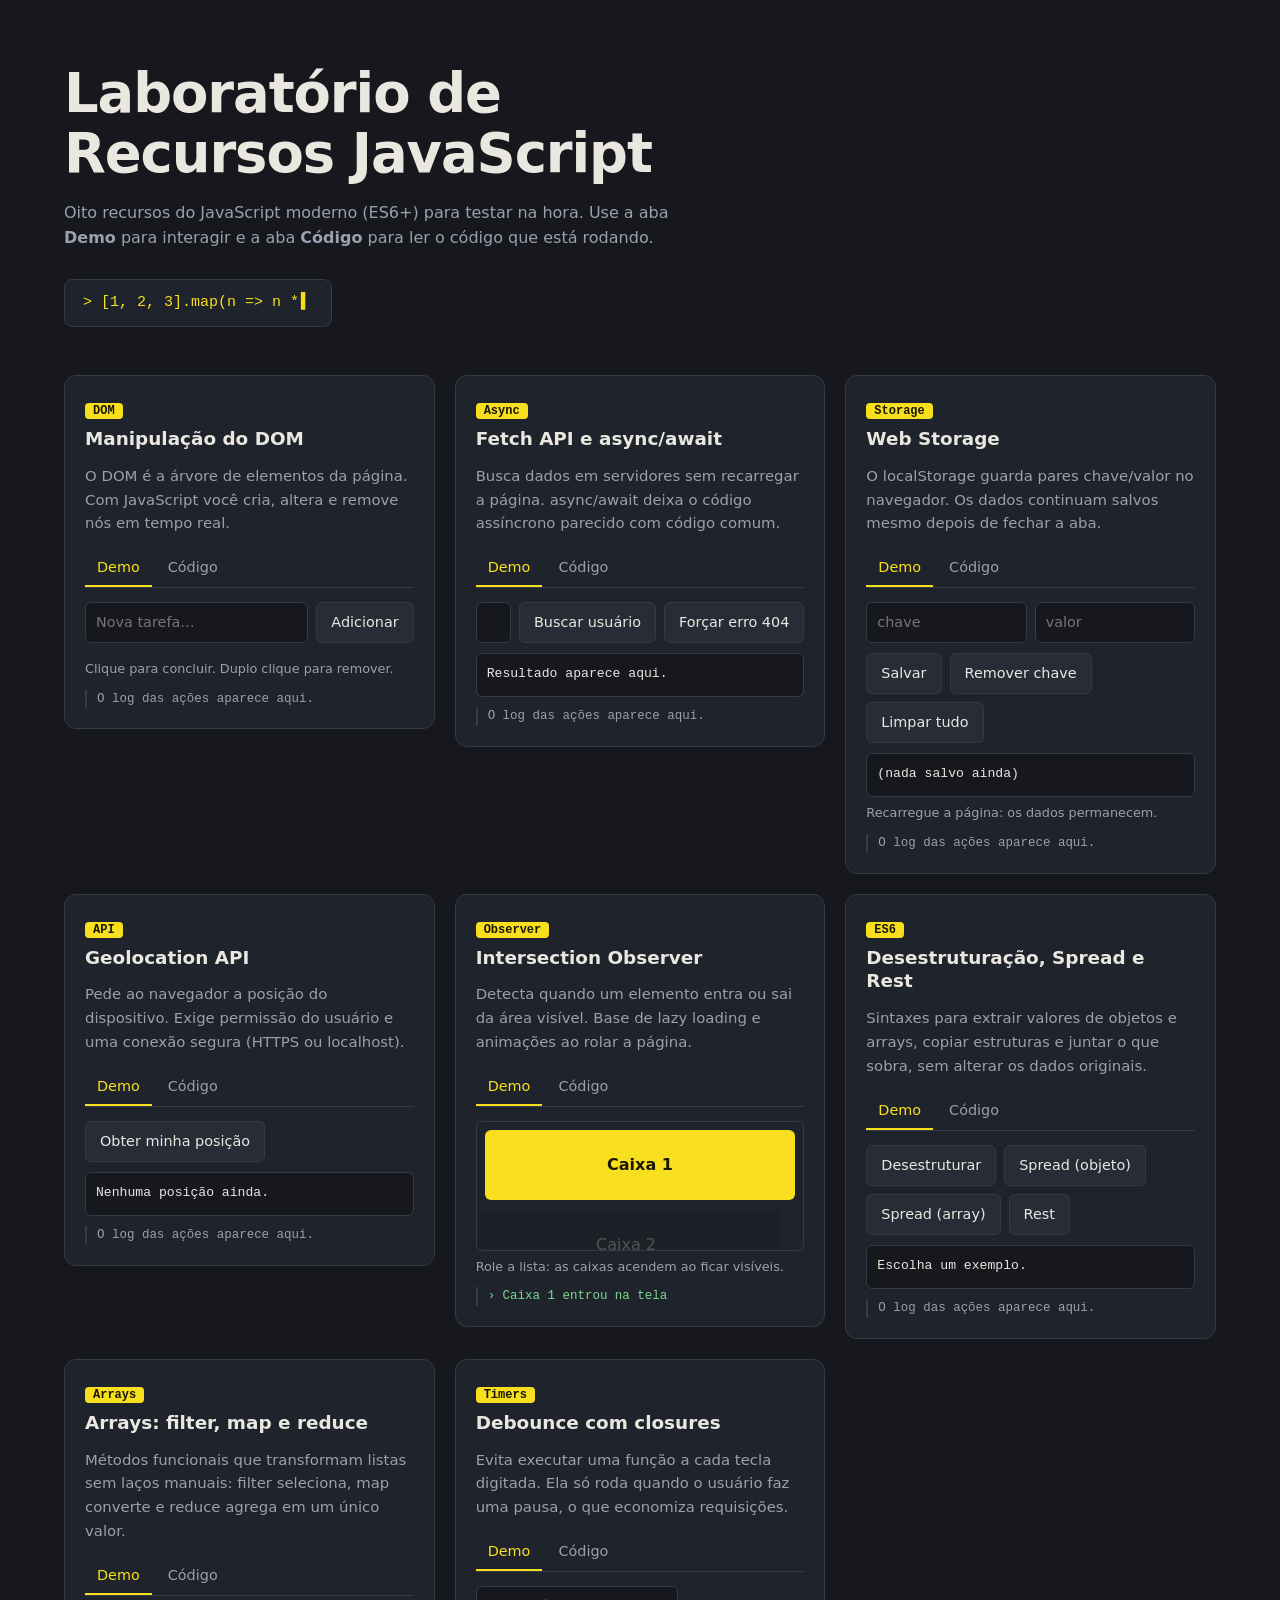
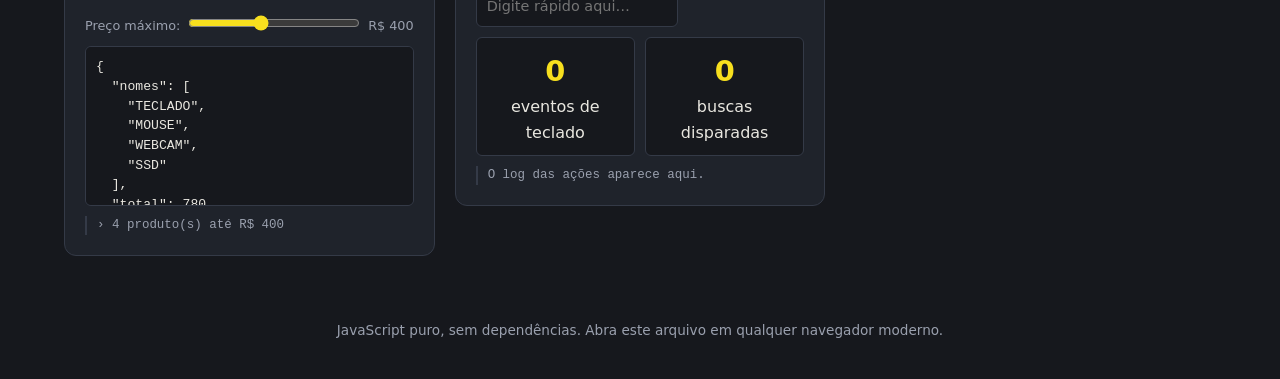
<file: frontend/index.html>
<!DOCTYPE html>
<html lang="pt-BR">
<head>
<meta charset="UTF-8">
<meta name="viewport" content="width=device-width, initial-scale=1">
<title>Laboratório de Recursos JavaScript</title>
<link rel="stylesheet" href="style.css">
</head>
<body>
<header class="hero">
  <h1>Laboratório de Recursos JavaScript</h1>
  <p>Oito recursos do JavaScript moderno (ES6+) para testar na hora. Use a aba <strong>Demo</strong> para interagir e a aba <strong>Código</strong> para ler o código que está rodando.</p>
  <div class="repl" id="repl" aria-hidden="true"></div>
</header>
<main id="grid"></main>
<footer>JavaScript puro, sem dependências. Abra este arquivo em qualquer navegador moderno.</footer>

<script src="script.js"></script>
</body>
</html>
</file>
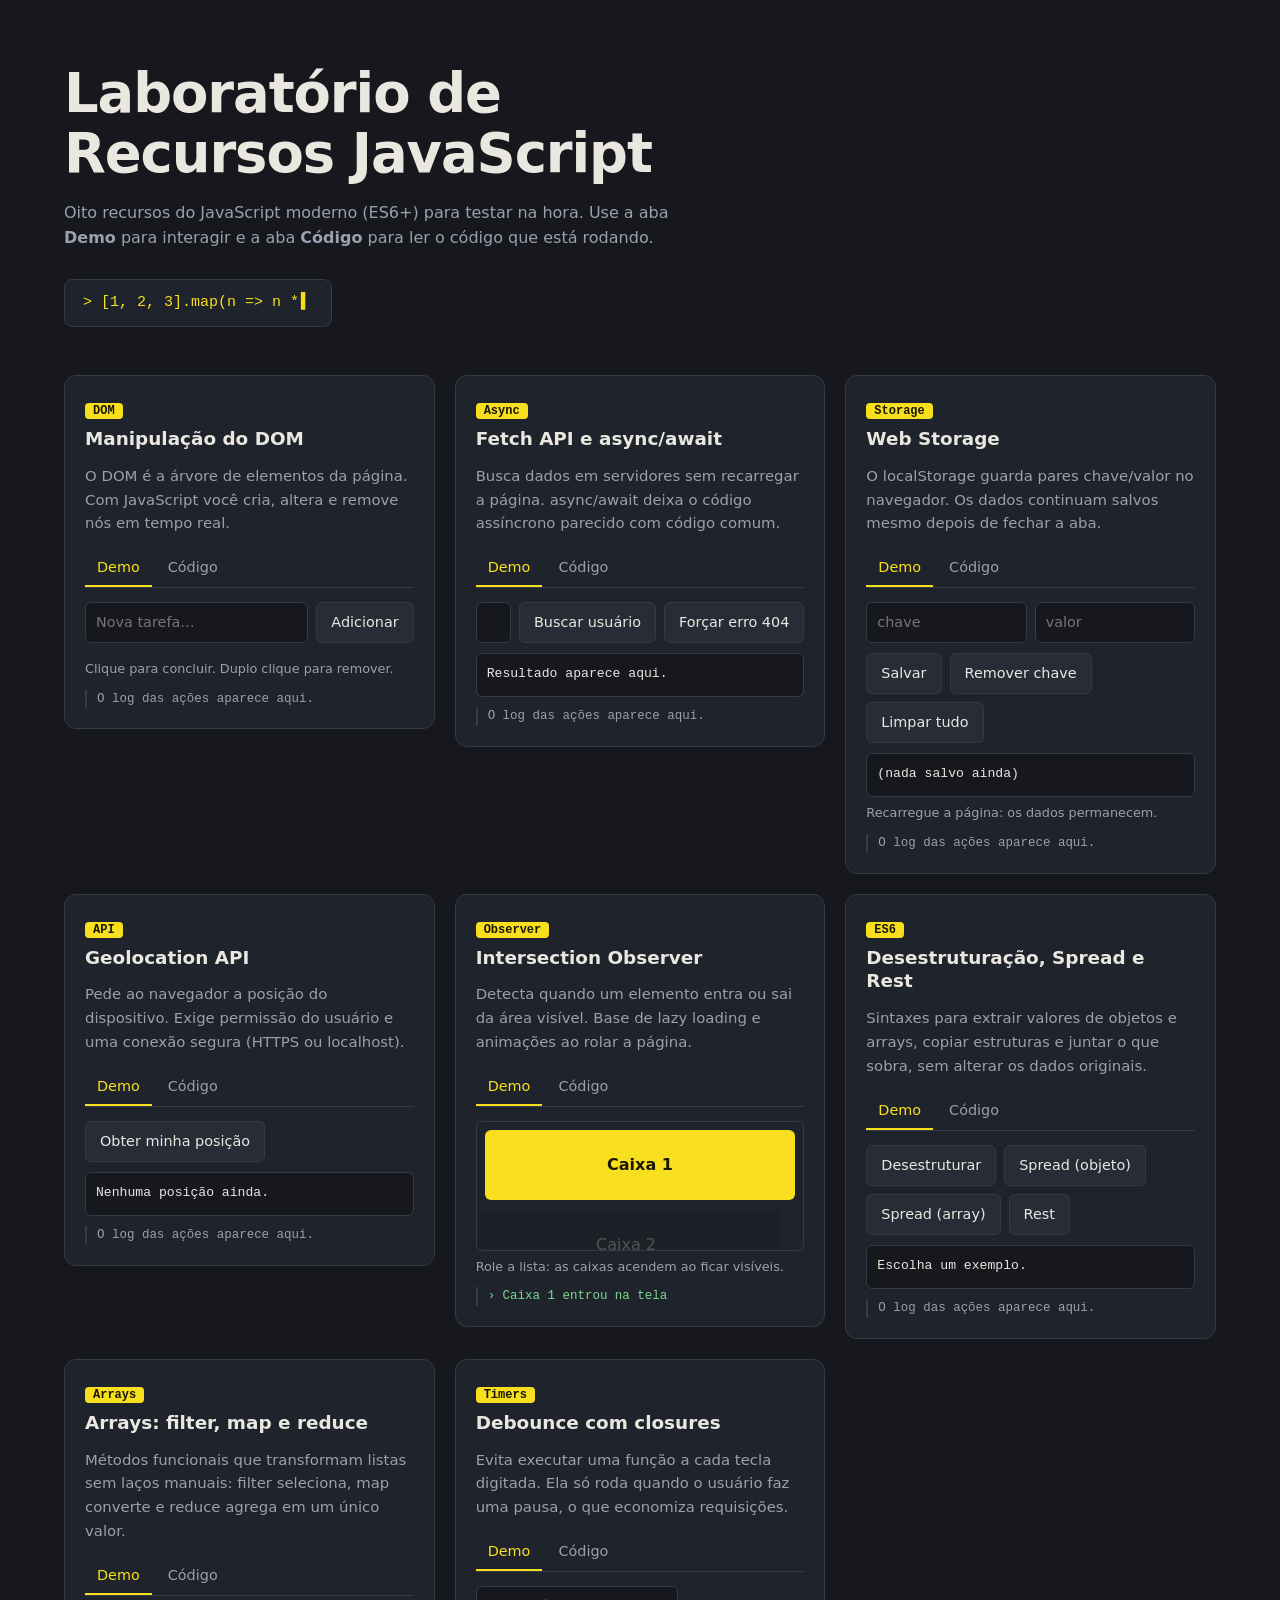
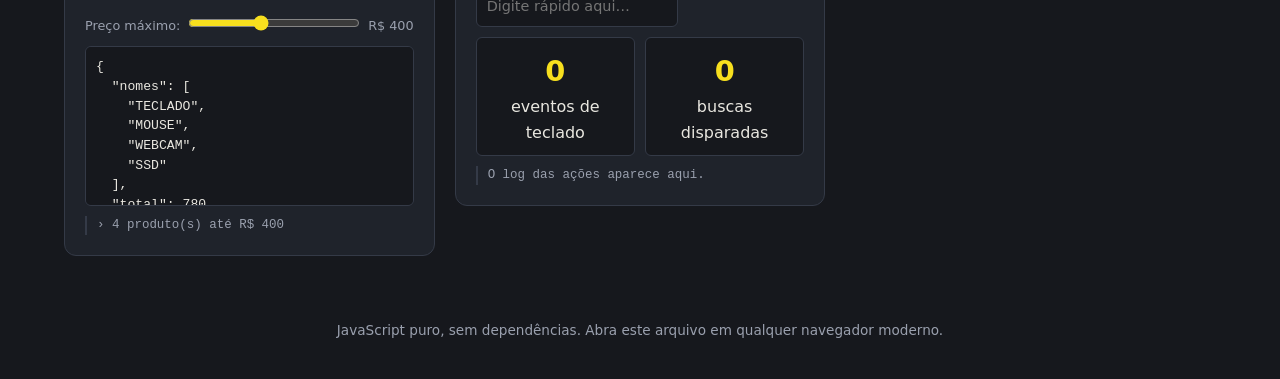
<file: frontend/index-example.html>
<!DOCTYPE html>
<html lang="pt-BR">
<head>
<meta charset="UTF-8">
<meta name="viewport" content="width=device-width, initial-scale=1">
<title>Laboratório de Recursos JavaScript</title>
<style>
/* ===== Tokens de design ===== */
:root{
  --bg:#16181d; --surface:#1f232b; --surface-2:#272c36; --line:#343a47;
  --text:#e9e7e0; --muted:#9aa0ae; --accent:#f7df1e; --accent-ink:#1a1700;
  --ok:#7bd88f; --err:#ff6b6b; --warn:#ffb454;
  --sans:"Segoe UI",system-ui,-apple-system,Roboto,sans-serif;
  --mono:ui-monospace,"Cascadia Code","Fira Code",Consolas,monospace;
}
*{box-sizing:border-box;margin:0}
html{scroll-behavior:smooth}
body{background:var(--bg);color:var(--text);font:16px/1.6 var(--sans);min-height:100vh}
:focus-visible{outline:2px solid var(--accent);outline-offset:2px}

/* ===== Hero ===== */
.hero{max-width:1200px;margin:0 auto;padding:64px 24px 32px}
.hero h1{font-size:clamp(2rem,5vw,3.4rem);line-height:1.1;letter-spacing:-.02em;max-width:16ch}
.hero p{color:var(--muted);max-width:60ch;margin-top:16px}
.repl{margin-top:28px;display:inline-block;background:var(--surface);border:1px solid var(--line);
  border-radius:8px;padding:12px 18px;font:15px var(--mono);color:var(--accent);min-height:48px}
.repl::after{content:"▍";animation:blink 1s steps(2) infinite;margin-left:2px}
@keyframes blink{50%{opacity:0}}

/* ===== Grade de cards ===== */
main{max-width:1200px;margin:0 auto;padding:16px 24px 64px;
  display:grid;grid-template-columns:repeat(auto-fill,minmax(min(100%,340px),1fr));gap:20px;align-items:start}
.card{background:var(--surface);border:1px solid var(--line);border-radius:12px;padding:20px;
  display:flex;flex-direction:column;gap:14px;transition:border-color .2s,transform .2s,box-shadow .2s}
.card:hover,.card:focus-within{border-color:var(--accent);transform:translateY(-3px);box-shadow:0 10px 30px -14px rgba(247,223,30,.35)}
.card h2{font-size:1.15rem;line-height:1.3}
.tag{display:inline-block;font:600 .75rem var(--mono);color:var(--accent-ink);background:var(--accent);
  border-radius:4px;padding:1px 8px;margin-bottom:8px}
.desc{color:var(--muted);font-size:.93rem}

/* ===== Abas Demo / Código ===== */
.tabs{display:flex;gap:4px;border-bottom:1px solid var(--line)}
.tabs button{background:none;border:0;border-bottom:2px solid transparent;color:var(--muted);
  padding:6px 12px;cursor:pointer;font:inherit;font-size:.9rem;transition:color .15s,border-color .15s}
.tabs button:hover{color:var(--text)}
.tabs button.on{color:var(--accent);border-color:var(--accent)}
.pane[hidden]{display:none}
.pane{animation:fade .25s ease}
@keyframes fade{from{opacity:0;transform:translateY(4px)}}

/* ===== Controles do playground ===== */
.row{display:flex;gap:8px;flex-wrap:wrap;margin-bottom:10px}
input,textarea,select{background:var(--bg);color:var(--text);border:1px solid var(--line);border-radius:6px;
  padding:8px 10px;font:inherit;font-size:.9rem;min-width:0;flex:1}
input[type=range]{padding:0;accent-color:var(--accent)}
.btn{background:var(--surface-2);color:var(--text);border:1px solid var(--line);border-radius:6px;
  padding:8px 14px;cursor:pointer;font:inherit;font-size:.9rem;transition:background .15s,transform .1s}
.btn:hover{background:var(--accent);color:var(--accent-ink);border-color:var(--accent)}
.btn:active{transform:scale(.96)}
.out{background:var(--bg);border:1px solid var(--line);border-radius:6px;padding:10px;font:.82rem/1.5 var(--mono);
  white-space:pre-wrap;word-break:break-word;max-height:160px;overflow:auto;min-height:44px}
.hint{font-size:.8rem;color:var(--muted);margin-top:6px}
ul.todo{list-style:none;padding:0;display:grid;gap:6px;margin-bottom:6px}
ul.todo li{background:var(--bg);border:1px solid var(--line);border-radius:6px;padding:7px 10px;cursor:pointer;
  animation:pop .25s ease;transition:opacity .2s}
ul.todo li.done{text-decoration:line-through;opacity:.5}
@keyframes pop{from{transform:scale(.9);opacity:0}}
.scroller{height:130px;overflow:auto;border:1px solid var(--line);border-radius:6px;padding:8px;display:grid;gap:10px}
.box{height:70px;flex:none;border-radius:6px;background:var(--bg);display:grid;place-items:center;
  opacity:.25;transform:translateX(-14px);transition:all .4s}
.box.visible{opacity:1;transform:none;background:var(--accent);color:var(--accent-ink);font-weight:600}
.stats{display:grid;grid-template-columns:1fr 1fr;gap:10px;margin-top:10px}
.stat{background:var(--bg);border:1px solid var(--line);border-radius:6px;padding:10px;text-align:center}
.stat b{display:block;font-size:1.8rem;color:var(--accent)}

/* ===== Log ===== */
.log{margin-top:10px;font:.78rem/1.5 var(--mono);max-height:96px;overflow:auto;border-left:2px solid var(--line);padding-left:10px}
.log .line{animation:fade .2s ease;color:var(--muted)}
.log .ok{color:var(--ok)} .log .err{color:var(--err)} .log .warn{color:var(--warn)}
.log:empty::before{content:"O log das ações aparece aqui.";color:var(--muted)}

/* ===== Código-fonte ===== */
.code{position:relative}
.code pre{background:var(--bg);border:1px solid var(--line);border-radius:6px;padding:14px;overflow:auto;
  max-height:340px;font:.78rem/1.55 var(--mono);tab-size:2}
.copy{position:absolute;top:8px;right:8px;padding:3px 10px;font-size:.75rem}
footer{text-align:center;color:var(--muted);font-size:.85rem;padding:0 24px 40px}
@media (prefers-reduced-motion:reduce){*,*::before,*::after{animation:none!important;transition:none!important}}
</style>
</head>
<body>
<header class="hero">
  <h1>Laboratório de Recursos JavaScript</h1>
  <p>Oito recursos do JavaScript moderno (ES6+) para testar na hora. Use a aba <strong>Demo</strong> para interagir e a aba <strong>Código</strong> para ler o código que está rodando.</p>
  <div class="repl" id="repl" aria-hidden="true"></div>
</header>
<main id="grid"></main>
<footer>JavaScript puro, sem dependências. Abra este arquivo em qualquer navegador moderno.</footer>

<script>
/* =========================================================
   UTILITÁRIOS
   ========================================================= */
const $ = (sel, root = document) => root.querySelector(sel);

// Cria uma função de log que escreve linhas coloridas dentro de um elemento
function createLogger(el) {
  return (msg, type = "") => {
    const line = document.createElement("div");
    line.className = `line ${type}`;
    line.textContent = `› ${msg}`;
    el.prepend(line);                        // mais recente no topo
    while (el.children.length > 30) el.lastChild.remove();
  };
}

/* =========================================================
   DEMONSTRAÇÕES
   Cada função recebe:  root = área do playground do card
                        log  = função para registrar mensagens
   O botão "Código" mostra o texto da própria função (fn.toString()).
   ========================================================= */

// 1) Manipulação do DOM ------------------------------------
function demoDOM(root, log) {
  const input = $("input", root);
  const list = $("ul", root);

  function addItem() {
    const text = input.value.trim();
    if (!text) return log("Digite um texto primeiro.", "warn");

    const li = document.createElement("li");   // cria o elemento
    li.textContent = text;                     // textContent evita injeção de HTML
    list.append(li);                           // insere no DOM
    input.value = "";
    log(`createElement + append → "${text}"`, "ok");
  }

  $("[data-add]", root).addEventListener("click", addItem);
  input.addEventListener("keydown", e => e.key === "Enter" && addItem());

  // Delegação de eventos: um único listener cuida de todos os <li>, inclusive os futuros
  list.addEventListener("click", e => {
    const li = e.target.closest("li");
    if (!li) return;
    li.classList.toggle("done");
    log(`classList.toggle("done") → ${li.classList.contains("done")}`);
  });
  list.addEventListener("dblclick", e => {
    const li = e.target.closest("li");
    if (li) { li.remove(); log("remove() → item excluído", "err"); }
  });
}

// 2) Fetch API + async/await -------------------------------
function demoFetch(root, log) {
  const out = $(".out", root);

  async function carregar(url) {
    const controller = new AbortController();               // permite cancelar a requisição
    const timer = setTimeout(() => controller.abort(), 6000); // timeout de 6s
    out.textContent = "Carregando…";
    try {
      const res = await fetch(url, { signal: controller.signal });
      if (!res.ok) throw new Error(`HTTP ${res.status}`);   // fetch não rejeita em 404/500
      // Desestruturação aninhada para pegar só o que importa
      const { name, email, company: { name: empresa } } = await res.json();
      out.textContent = JSON.stringify({ name, email, empresa }, null, 2);
      log("Resposta recebida com sucesso.", "ok");
    } catch (err) {
      out.textContent = `Erro: ${err.name === "AbortError" ? "tempo esgotado" : err.message}`;
      log(`catch → ${err.message}`, "err");
    } finally {
      clearTimeout(timer);                                  // roda sempre, com sucesso ou erro
    }
  }

  $("[data-ok]", root).onclick = () =>
    carregar(`https://jsonplaceholder.typicode.com/users/${$("input", root).value || 1}`);
  $("[data-err]", root).onclick = () =>
    carregar("https://jsonplaceholder.typicode.com/users/99999"); // retorna 404
}

// 3) Web Storage (localStorage) ----------------------------
function demoStorage(root, log) {
  const [chave, valor] = root.querySelectorAll("input");
  const out = $(".out", root);
  const PREFIXO = "lab:";                     // evita misturar com outras chaves do site

  function listar() {
    const itens = Object.keys(localStorage)
      .filter(k => k.startsWith(PREFIXO))
      .map(k => `${k.slice(PREFIXO.length)} = ${localStorage.getItem(k)}`);
    out.textContent = itens.length ? itens.join("\n") : "(nada salvo ainda)";
  }

  try {
    $("[data-save]", root).onclick = () => {
      if (!chave.value.trim()) return log("Informe uma chave.", "warn");
      localStorage.setItem(PREFIXO + chave.value.trim(), valor.value); // só aceita strings
      log(`setItem("${chave.value.trim()}")`, "ok");
      listar();
    };
    $("[data-del]", root).onclick = () => {
      localStorage.removeItem(PREFIXO + chave.value.trim());
      log(`removeItem("${chave.value.trim()}")`, "err");
      listar();
    };
    $("[data-clear]", root).onclick = () => {
      Object.keys(localStorage).filter(k => k.startsWith(PREFIXO)).forEach(k => localStorage.removeItem(k));
      log("Todas as chaves do laboratório foram removidas.", "err");
      listar();
    };
    listar();   // os dados continuam aí depois de recarregar a página
  } catch (e) {
    out.textContent = "Web Storage indisponível neste navegador/contexto.";
  }
}

// 4) Geolocation API ---------------------------------------
function demoGeo(root, log) {
  const out = $(".out", root);
  $("[data-geo]", root).onclick = () => {
    if (!("geolocation" in navigator)) return log("API não suportada.", "err");
    out.textContent = "Aguardando permissão…";
    navigator.geolocation.getCurrentPosition(
      ({ coords }) => {                                   // sucesso
        const { latitude, longitude, accuracy } = coords;
        out.textContent = `lat: ${latitude.toFixed(4)}\nlon: ${longitude.toFixed(4)}\nprecisão: ±${Math.round(accuracy)} m`;
        log("Posição obtida.", "ok");
      },
      err => {                                            // erro (negado, indisponível, timeout)
        out.textContent = `Não foi possível obter a posição (${err.message}).`;
        log(`código ${err.code}: ${err.message}`, "err");
      },
      { enableHighAccuracy: false, timeout: 8000 }
    );
  };
}

// 5) Intersection Observer ---------------------------------
function demoObserver(root, log) {
  const scroller = $(".scroller", root);
  // Cria 8 caixas dinamicamente
  const caixas = Array.from({ length: 8 }, (_, i) => {
    const b = document.createElement("div");
    b.className = "box";
    b.textContent = `Caixa ${i + 1}`;
    scroller.append(b);
    return b;
  });

  // O observer avisa quando um elemento entra ou sai da área visível do "root"
  const observer = new IntersectionObserver(entries => {
    entries.forEach(entry => {
      entry.target.classList.toggle("visible", entry.isIntersecting);
      if (entry.isIntersecting) log(`${entry.target.textContent} entrou na tela`, "ok");
    });
  }, { root: scroller, threshold: 0.6 });   // 60% do elemento precisa estar visível

  caixas.forEach(c => observer.observe(c));
}

// 6) Desestruturação, Spread e Rest ------------------------
function demoSpread(root, log) {
  const out = $(".out", root);
  const user = { nome: "Ada", idade: 36, skills: ["JS", "CSS"], endereco: { cidade: "Natal" } };

  const exemplos = {
    destructuring() {
      const { nome, endereco: { cidade }, pais = "Brasil" } = user; // aninhado + valor padrão
      return { nome, cidade, pais };
    },
    spreadObj() {
      return { ...user, idade: 37, ativo: true };       // copia e sobrescreve
    },
    spreadArr() {
      return [...user.skills, "Node", "SQL"];           // novo array, sem mutar o original
    },
    rest() {
      const { nome, ...resto } = user;                  // rest: junta o que sobrou
      const [primeira, ...outras] = user.skills;
      return { nome, resto, primeira, outras };
    }
  };

  root.querySelectorAll("[data-act]").forEach(btn =>
    btn.addEventListener("click", () => {
      out.textContent = JSON.stringify(exemplos[btn.dataset.act](), null, 2);
      log(`${btn.dataset.act}() executado`, "ok");
    })
  );
}

// 7) Array: filter, map e reduce ---------------------------
function demoArrays(root, log) {
  const produtos = [
    { nome: "Teclado", preco: 150, cat: "periférico" },
    { nome: "Mouse", preco: 80, cat: "periférico" },
    { nome: "Monitor", preco: 900, cat: "vídeo" },
    { nome: "Webcam", preco: 200, cat: "vídeo" },
    { nome: "SSD", preco: 350, cat: "armazenamento" }
  ];
  const slider = $("input", root);
  const label = $("output", root);
  const out = $(".out", root);

  function atualizar() {
    const max = Number(slider.value);
    label.textContent = `R$ ${max}`;
    const filtrados = produtos.filter(p => p.preco <= max);              // filter: escolhe
    const nomes = filtrados.map(p => p.nome.toUpperCase());              // map: transforma
    const total = filtrados.reduce((soma, p) => soma + p.preco, 0);      // reduce: agrega
    const porCat = filtrados.reduce(                                     // reduce: agrupa
      (acc, { cat }) => ({ ...acc, [cat]: (acc[cat] ?? 0) + 1 }), {}
    );
    out.textContent = JSON.stringify({ nomes, total, porCat }, null, 2);
    log(`${filtrados.length} produto(s) até R$ ${max}`);
  }

  slider.addEventListener("input", atualizar);
  atualizar();
}

// 8) Debounce e timers -------------------------------------
function demoDebounce(root, log) {
  const input = $("input", root);
  const bruto = $("[data-raw]", root);
  const filtrado = $("[data-deb]", root);
  let nBruto = 0, nFiltrado = 0;

  // Debounce: só executa depois que o usuário PARA de agir por "ms" milissegundos
  const debounce = (fn, ms) => {
    let timer;                                   // closure: guarda o timer entre chamadas
    return (...args) => {
      clearTimeout(timer);                       // cancela a chamada anterior
      timer = setTimeout(() => fn(...args), ms);
    };
  };

  const buscar = debounce(valor => {
    filtrado.textContent = ++nFiltrado;
    log(`busca disparada → "${valor}"`, "ok");
  }, 500);

  input.addEventListener("input", e => {
    bruto.textContent = ++nBruto;                // conta todos os eventos
    buscar(e.target.value);
  });
}

/* =========================================================
   CATÁLOGO: título, descrição, HTML do playground e função
   ========================================================= */
const labs = [
  { tag: "DOM", title: "Manipulação do DOM", run: demoDOM,
    desc: "O DOM é a árvore de elementos da página. Com JavaScript você cria, altera e remove nós em tempo real.",
    html: `<div class="row"><input placeholder="Nova tarefa…" aria-label="Nova tarefa"><button class="btn" data-add>Adicionar</button></div>
      <ul class="todo"></ul><p class="hint">Clique para concluir. Duplo clique para remover.</p>` },
  { tag: "Async", title: "Fetch API e async/await", run: demoFetch,
    desc: "Busca dados em servidores sem recarregar a página. async/await deixa o código assíncrono parecido com código comum.",
    html: `<div class="row"><input type="number" min="1" max="10" value="1" aria-label="ID do usuário (1 a 10)"><button class="btn" data-ok>Buscar usuário</button><button class="btn" data-err>Forçar erro 404</button></div>
      <pre class="out">Resultado aparece aqui.</pre>` },
  { tag: "Storage", title: "Web Storage", run: demoStorage,
    desc: "O localStorage guarda pares chave/valor no navegador. Os dados continuam salvos mesmo depois de fechar a aba.",
    html: `<div class="row"><input placeholder="chave" aria-label="Chave"><input placeholder="valor" aria-label="Valor"></div>
      <div class="row"><button class="btn" data-save>Salvar</button><button class="btn" data-del>Remover chave</button><button class="btn" data-clear>Limpar tudo</button></div>
      <pre class="out"></pre><p class="hint">Recarregue a página: os dados permanecem.</p>` },
  { tag: "API", title: "Geolocation API", run: demoGeo,
    desc: "Pede ao navegador a posição do dispositivo. Exige permissão do usuário e uma conexão segura (HTTPS ou localhost).",
    html: `<div class="row"><button class="btn" data-geo>Obter minha posição</button></div><pre class="out">Nenhuma posição ainda.</pre>` },
  { tag: "Observer", title: "Intersection Observer", run: demoObserver,
    desc: "Detecta quando um elemento entra ou sai da área visível. Base de lazy loading e animações ao rolar a página.",
    html: `<div class="scroller" tabindex="0" aria-label="Role para ver as caixas"></div><p class="hint">Role a lista: as caixas acendem ao ficar visíveis.</p>` },
  { tag: "ES6", title: "Desestruturação, Spread e Rest", run: demoSpread,
    desc: "Sintaxes para extrair valores de objetos e arrays, copiar estruturas e juntar o que sobra, sem alterar os dados originais.",
    html: `<div class="row"><button class="btn" data-act="destructuring">Desestruturar</button><button class="btn" data-act="spreadObj">Spread (objeto)</button><button class="btn" data-act="spreadArr">Spread (array)</button><button class="btn" data-act="rest">Rest</button></div>
      <pre class="out">Escolha um exemplo.</pre>` },
  { tag: "Arrays", title: "Arrays: filter, map e reduce", run: demoArrays,
    desc: "Métodos funcionais que transformam listas sem laços manuais: filter seleciona, map converte e reduce agrega em um único valor.",
    html: `<div class="row"><label for="preco" class="hint" style="align-self:center">Preço máximo:</label><input id="preco" type="range" min="50" max="900" step="10" value="400"><output class="hint" style="align-self:center"></output></div>
      <pre class="out"></pre>` },
  { tag: "Timers", title: "Debounce com closures", run: demoDebounce,
    desc: "Evita executar uma função a cada tecla digitada. Ela só roda quando o usuário faz uma pausa, o que economiza requisições.",
    html: `<input placeholder="Digite rápido aqui…" aria-label="Campo de busca">
      <div class="stats"><div class="stat"><b data-raw>0</b>eventos de teclado</div><div class="stat"><b data-deb>0</b>buscas disparadas</div></div>` }
];

/* =========================================================
   RENDERIZAÇÃO DOS CARDS
   ========================================================= */
const grid = $("#grid");
labs.forEach(lab => {
  const card = document.createElement("article");
  card.className = "card";
  card.innerHTML = `
    <header><span class="tag">${lab.tag}</span><h2>${lab.title}</h2></header>
    <p class="desc">${lab.desc}</p>
    <div class="tabs" role="tablist">
      <button class="on" role="tab" data-tab="demo">Demo</button>
      <button role="tab" data-tab="code">Código</button>
    </div>
    <div class="pane demo">${lab.html}<div class="log" aria-live="polite"></div></div>
    <div class="pane code" hidden><button class="btn copy">Copiar</button><pre><code></code></pre></div>`;
  grid.append(card);

  const demoPane = $(".demo", card), codePane = $(".code", card);
  const codeText = lab.run.toString();                 // o código mostrado é o mesmo que executa
  $("code", card).textContent = codeText;
  lab.run(demoPane, createLogger($(".log", card)));    // liga a demonstração

  // Troca de abas
  card.querySelectorAll("[data-tab]").forEach(tab => tab.addEventListener("click", () => {
    const showCode = tab.dataset.tab === "code";
    demoPane.hidden = showCode;
    codePane.hidden = !showCode;
    card.querySelectorAll("[data-tab]").forEach(t => t.classList.toggle("on", t === tab));
  }));

  // Botão copiar (Clipboard API)
  $(".copy", card).addEventListener("click", async e => {
    try { await navigator.clipboard.writeText(codeText); e.target.textContent = "Copiado!"; }
    catch { e.target.textContent = "Falhou"; }
    setTimeout(() => (e.target.textContent = "Copiar"), 1500);
  });
});

/* =========================================================
   HERO: efeito de digitação no "REPL"
   ========================================================= */
(function typing() {
  const frases = ["[1, 2, 3].map(n => n * 2)", "const { nome } = usuario", "await fetch('/api')", "new IntersectionObserver(cb)"];
  const el = $("#repl");
  let f = 0, c = 0, apagando = false;
  function tick() {
    const frase = frases[f];
    el.textContent = "> " + frase.slice(0, c);
    c += apagando ? -1 : 1;
    if (!apagando && c > frase.length) { apagando = true; return setTimeout(tick, 1400); }
    if (apagando && c < 0) { apagando = false; f = (f + 1) % frases.length; c = 0; }
    setTimeout(tick, apagando ? 25 : 60);
  }
  tick();
})();
</script>
</body>
</html>
</file>
<file: frontend/style.css>
/* ===== Tokens de design ===== */
:root{
  --bg:#16181d; --surface:#1f232b; --surface-2:#272c36; --line:#343a47;
  --text:#e9e7e0; --muted:#9aa0ae; --accent:#f7df1e; --accent-ink:#1a1700;
  --ok:#7bd88f; --err:#ff6b6b; --warn:#ffb454;
  --sans:"Segoe UI",system-ui,-apple-system,Roboto,sans-serif;
  --mono:ui-monospace,"Cascadia Code","Fira Code",Consolas,monospace;
}
*{box-sizing:border-box;margin:0}
html{scroll-behavior:smooth}
body{background:var(--bg);color:var(--text);font:16px/1.6 var(--sans);min-height:100vh}
:focus-visible{outline:2px solid var(--accent);outline-offset:2px}

/* ===== Hero ===== */
.hero{max-width:1200px;margin:0 auto;padding:64px 24px 32px}
.hero h1{font-size:clamp(2rem,5vw,3.4rem);line-height:1.1;letter-spacing:-.02em;max-width:16ch}
.hero p{color:var(--muted);max-width:60ch;margin-top:16px}
.repl{margin-top:28px;display:inline-block;background:var(--surface);border:1px solid var(--line);
  border-radius:8px;padding:12px 18px;font:15px var(--mono);color:var(--accent);min-height:48px}
.repl::after{content:"▍";animation:blink 1s steps(2) infinite;margin-left:2px}
@keyframes blink{50%{opacity:0}}

/* ===== Grade de cards ===== */
main{max-width:1200px;margin:0 auto;padding:16px 24px 64px;
  display:grid;grid-template-columns:repeat(auto-fill,minmax(min(100%,340px),1fr));gap:20px;align-items:start}
.card{background:var(--surface);border:1px solid var(--line);border-radius:12px;padding:20px;
  display:flex;flex-direction:column;gap:14px;transition:border-color .2s,transform .2s,box-shadow .2s}
  .card:hover,.card:focus-within{border-color:var(--accent);transform:translateY(-3px);box-shadow:0 10px 30px -14px rgba(247,223,30,.35)}
.card h2{font-size:1.15rem;line-height:1.3}
.tag{display:inline-block;font:600 .75rem var(--mono);color:var(--accent-ink);background:var(--accent);
  border-radius:4px;padding:1px 8px;margin-bottom:8px}
.desc{color:var(--muted);font-size:.93rem}

/* ===== Abas Demo / Código ===== */
.tabs{display:flex;gap:4px;border-bottom:1px solid var(--line)}
.tabs button{background:none;border:0;border-bottom:2px solid transparent;color:var(--muted);
  padding:6px 12px;cursor:pointer;font:inherit;font-size:.9rem;transition:color .15s,border-color .15s}
.tabs button:hover{color:var(--text)}
.tabs button.on{color:var(--accent);border-color:var(--accent)}
.pane[hidden]{display:none}
.pane{animation:fade .25s ease}
@keyframes fade{from{opacity:0;transform:translateY(4px)}}

/* ===== Controles do playground ===== */
.row{display:flex;gap:8px;flex-wrap:wrap;margin-bottom:10px}
input,textarea,select{background:var(--bg);color:var(--text);border:1px solid var(--line);border-radius:6px;
  padding:8px 10px;font:inherit;font-size:.9rem;min-width:0;flex:1}
input[type=range]{padding:0;accent-color:var(--accent)}
.btn{background:var(--surface-2);color:var(--text);border:1px solid var(--line);border-radius:6px;
  padding:8px 14px;cursor:pointer;font:inherit;font-size:.9rem;transition:background .15s,transform .1s}
.btn:hover{background:var(--accent);color:var(--accent-ink);border-color:var(--accent)}
.btn:active{transform:scale(.96)}
.out{background:var(--bg);border:1px solid var(--line);border-radius:6px;padding:10px;font:.82rem/1.5 var(--mono);
  white-space:pre-wrap;word-break:break-word;max-height:160px;overflow:auto;min-height:44px}
.hint{font-size:.8rem;color:var(--muted);margin-top:6px}
.price-label,.price-output{align-self:center}
ul.todo{list-style:none;padding:0;display:grid;gap:6px;margin-bottom:6px}
ul.todo li{background:var(--bg);border:1px solid var(--line);border-radius:6px;padding:7px 10px;cursor:pointer;
  animation:pop .25s ease;transition:opacity .2s}
ul.todo li.done{text-decoration:line-through;opacity:.5}
@keyframes pop{from{transform:scale(.9);opacity:0}}
.scroller{height:130px;overflow:auto;border:1px solid var(--line);border-radius:6px;padding:8px;display:grid;gap:10px}
.box{height:70px;flex:none;border-radius:6px;background:var(--bg);display:grid;place-items:center;
  opacity:.25;transform:translateX(-14px);transition:all .4s}
.box.visible{opacity:1;transform:none;background:var(--accent);color:var(--accent-ink);font-weight:600}
.stats{display:grid;grid-template-columns:1fr 1fr;gap:10px;margin-top:10px}
.stat{background:var(--bg);border:1px solid var(--line);border-radius:6px;padding:10px;text-align:center}
.stat b{display:block;font-size:1.8rem;color:var(--accent)}

/* ===== Log ===== */
.log{margin-top:10px;font:.78rem/1.5 var(--mono);max-height:96px;overflow:auto;border-left:2px solid var(--line);padding-left:10px}
.log .line{animation:fade .2s ease;color:var(--muted)}
.log .ok{color:var(--ok)} .log .err{color:var(--err)} .log .warn{color:var(--warn)}
.log:empty::before{content:"O log das ações aparece aqui.";color:var(--muted)}

/* ===== Código-fonte ===== */
.code{position:relative}
.code pre{background:var(--bg);border:1px solid var(--line);border-radius:6px;padding:14px;overflow:auto;
  max-height:340px;font:.78rem/1.55 var(--mono);tab-size:2}
.copy{position:absolute;top:8px;right:8px;padding:3px 10px;font-size:.75rem}
footer{text-align:center;color:var(--muted);font-size:.85rem;padding:0 24px 40px}
@media (prefers-reduced-motion:reduce){*,*::before,*::after{animation:none!important;transition:none!important}}
</file>
